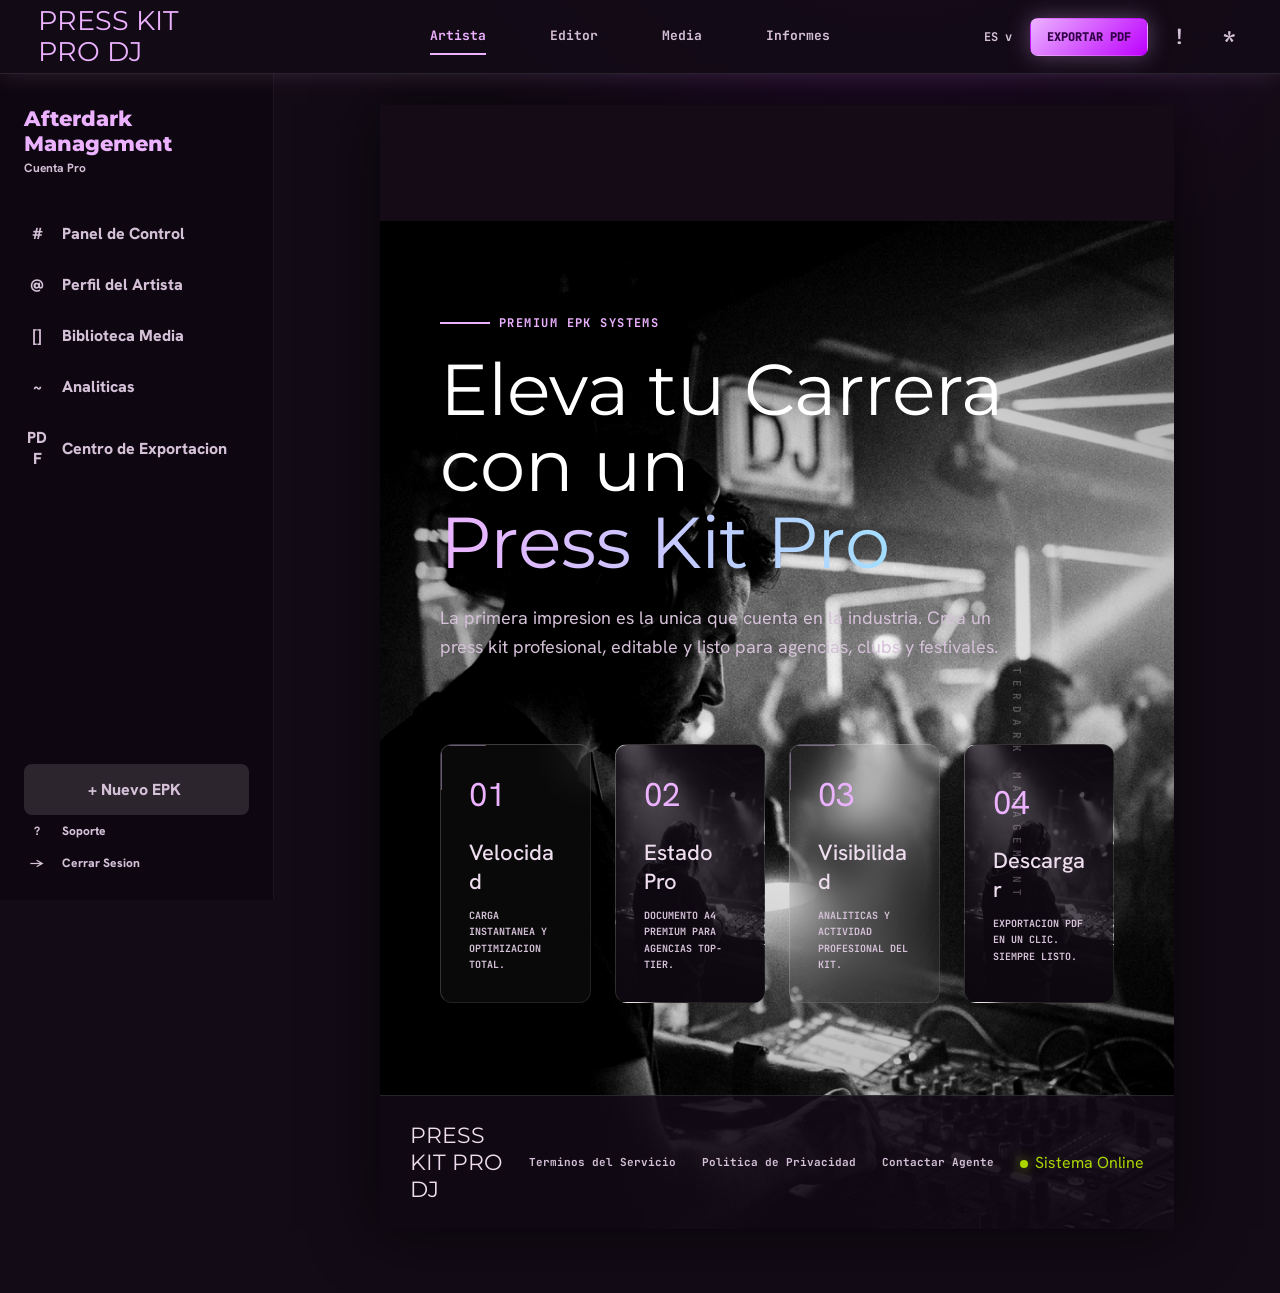
<file: index.html>
<!DOCTYPE html>
<html lang="es">
<head>
  <meta charset="UTF-8" />
  <meta name="viewport" content="width=device-width, initial-scale=1.0" />
  <meta name="description" content="Plantilla profesional para crear Press Kits de DJs con editor, vista previa A4 y guardado local." />
  <title>PRESS KIT PRO DJ | Builder</title>
  <link rel="preconnect" href="https://fonts.googleapis.com" />
  <link rel="preconnect" href="https://fonts.gstatic.com" crossorigin />
  <link href="https://fonts.googleapis.com/css2?family=Hanken+Grotesk:wght@400;500;600;700;800&family=JetBrains+Mono:wght@500;600;700&family=Montserrat:wght@400;600;700;800&display=swap" rel="stylesheet" />
  <link rel="stylesheet" href="css/style.css" />
</head>
<body>
  <header class="topbar no-print">
    <button class="brand-btn" type="button" data-nav="home">PRESS KIT<br />PRO DJ</button>
    <nav class="topnav" aria-label="Principal">
      <button class="active" type="button" data-nav="home" data-i18n="nav.artist">Artista</button>
      <button type="button" data-nav="editor" data-i18n="nav.editor">Editor</button>
      <button type="button" data-nav="media" data-i18n="nav.media">Media</button>
      <button type="button" data-nav="report" data-i18n="nav.reports">Informes</button>
    </nav>
    <div class="top-actions">
      <div class="locale-picker">
        <button class="locale-btn" type="button" data-action="toggle-locale" aria-haspopup="true" aria-expanded="false">ES v</button>
        <div class="locale-menu" aria-label="Idiomas">
          <button type="button" data-lang="es">Espanol</button>
          <button type="button" data-lang="en">English</button>
          <button type="button" data-lang="fr">Francais</button>
          <button type="button" data-lang="de">Deutsch</button>
          <button type="button" data-lang="it">Italiano</button>
        </div>
      </div>
      <button class="primary-btn small" type="button" data-action="print" data-i18n="actions.export">Exportar PDF</button>
      <button class="icon-btn" type="button" data-action="notify" aria-label="Notificaciones">!</button>
      <button class="icon-btn" type="button" data-action="settings" aria-label="Ajustes">*</button>
      <button class="menu-btn" type="button" data-action="menu" aria-label="Abrir menu"><span></span></button>
    </div>
  </header>

  <nav class="mobile-menu no-print" aria-label="Movil">
    <button type="button" data-nav="home" data-i18n="nav.artist">Artista</button>
    <button type="button" data-nav="editor" data-i18n="nav.editor">Editor</button>
    <button type="button" data-nav="dashboard" data-i18n="rail.dashboard">Panel</button>
    <button type="button" data-nav="preview" data-i18n="nav.preview">Vista previa</button>
    <button type="button" data-nav="report" data-i18n="nav.reports">Informe</button>
    <div class="mobile-languages">
      <button type="button" data-lang="es">ES</button>
      <button type="button" data-lang="en">EN</button>
      <button type="button" data-lang="fr">FR</button>
      <button type="button" data-lang="de">DE</button>
      <button type="button" data-lang="it">IT</button>
    </div>
  </nav>

  <aside class="side-rail no-print">
    <h2>Afterdark<br />Management <span>Cuenta Pro</span></h2>
    <button class="active" type="button" data-nav="dashboard"><span>#</span><b data-i18n="rail.dashboard">Panel de Control</b></button>
    <button type="button" data-nav="editor"><span>@</span><b data-i18n="rail.profile">Perfil del Artista</b></button>
    <button type="button" data-nav="media"><span>[]</span><b data-i18n="rail.media">Biblioteca Media</b></button>
    <button type="button" data-nav="report"><span>~</span><b data-i18n="rail.analytics">Analiticas</b></button>
    <button type="button" data-nav="preview"><span>PDF</span><b data-i18n="rail.export">Centro de Exportacion</b></button>
    <button class="rail-new" type="button" data-action="new-epk" data-i18n="actions.new">+ Nuevo EPK</button>
    <button class="rail-link" type="button" data-action="help"><span>?</span><b data-i18n="actions.help">Soporte</b></button>
    <button class="rail-link" type="button" data-action="signout"><span>-></span><b data-i18n="actions.signout">Cerrar Sesion</b></button>
  </aside>

  <main class="app-shell">
    <section class="view active" data-view="home">
      <article class="cover-page a4-page">
        <div class="hero-image" data-preview-bg></div>
        <div class="hero-overlay"></div>
        <div class="cover-content">
          <p class="kicker"><span></span> <b data-i18n="home.kicker">Premium EPK Systems</b></p>
          <h1 data-i18n-html="home.title">Eleva tu Carrera con un <strong>Press Kit Pro</strong></h1>
          <p class="lead" data-i18n="home.lead">La primera impresion es la unica que cuenta en la industria. Crea un press kit profesional, editable y listo para agencias, clubs y festivales.</p>
          <div class="feature-grid">
            <button class="glass-card feature-card" type="button" data-nav="editor"><span>01</span><strong data-i18n="feature.speed">Velocidad</strong><small data-i18n="feature.speedText">Carga instantanea y optimizacion total.</small></button>
            <button class="glass-card feature-card" type="button" data-nav="preview"><span>02</span><strong data-i18n="feature.pro">Estado Pro</strong><small data-i18n="feature.proText">Documento A4 premium para agencias top-tier.</small></button>
            <button class="glass-card feature-card" type="button" data-nav="report"><span>03</span><strong data-i18n="feature.visibility">Visibilidad</strong><small data-i18n="feature.visibilityText">Analiticas y actividad profesional del kit.</small></button>
            <button class="glass-card feature-card" type="button" data-action="print"><span>04</span><strong data-i18n="feature.download">Descargar</strong><small data-i18n="feature.downloadText">Exportacion PDF en un clic. Siempre listo.</small></button>
          </div>
        </div>
        <div class="vertical-mark">AFTERDARK MANAGEMENT</div>
        <footer class="cover-footer">
          <strong>PRESS KIT PRO DJ</strong>
          <a href="pages/terms.html" data-i18n="footer.terms">Terminos del Servicio</a>
          <a href="pages/privacy.html" data-i18n="footer.privacy">Politica de Privacidad</a>
          <button type="button" data-nav="editor" data-i18n="footer.contact">Contactar Agente</button>
          <span class="status-dot" data-i18n="footer.online">Sistema Online</span>
        </footer>
      </article>
    </section>

    <section class="view" data-view="dashboard">
      <article class="a4-page dashboard-page">
        <header class="page-head">
          <div>
            <p class="kicker cyan" data-i18n="dashboard.kicker">Sistema de Gestion</p>
            <h2 data-i18n="dashboard.title">PRESS KIT PRO DJ - PANEL DE GESTION</h2>
          </div>
          <p class="page-ref"><span data-i18n="doc.page">Pagina</span><br />03/04<br /><span data-i18n="dashboard.activity">Actividad Global</span></p>
        </header>
        <div class="dashboard-grid">
          <section class="glass-card panel-card">
            <div class="card-title"><h3 data-i18n="dashboard.activeEpks">EPKs Activos</h3><button type="button" data-action="view-all" data-i18n="actions.viewAll">Ver Todo</button></div>
            <div id="epkRows" class="row-stack"></div>
          </section>
          <section class="focus-photo">
            <div><p data-i18n="dashboard.focus">En Foco</p><h3 data-i18n="dashboard.peak">Rendimiento Maximo</h3></div>
          </section>
          <section class="glass-card chart-card">
            <div class="card-title"><h3 data-i18n="dashboard.stream">Intensidad de Reproduccion</h3><span><i></i>Spotify <b></b>Apple</span></div>
            <div class="bar-chart" id="barChart"></div>
          </section>
          <section class="glass-card activity-card">
            <h3 data-i18n="dashboard.feed">Feed de Actividad Global</h3>
            <div id="activityFeed" class="activity-feed"></div>
            <button class="radar-btn" type="button" data-action="scan">SCAN</button>
          </section>
        </div>
        <footer class="doc-meta"><span>2026 PRESS KIT PRO DJ SYSTEMS</span><span class="status-dot" data-i18n="dashboard.nominal">Sistemas Nominales</span><span data-i18n="dashboard.encryption">Encriptacion: AES-256</span><span data-i18n="dashboard.latency">Latencia: 12ms</span></footer>
      </article>
    </section>

    <section class="view" data-view="editor">
      <form class="a4-page editor-page" id="artistForm" novalidate>
        <header class="page-head">
          <div>
            <p class="kicker lime" data-i18n="editor.kicker">Constructor EPK // Pagina 02</p>
            <h2 data-i18n="editor.title">PERFIL DEL ARTISTA Y RIDER TECNICO</h2>
            <p data-i18n="editor.subtitle">Define identidad, conectividad digital y materiales operativos. Todo se guarda automaticamente.</p>
          </div>
          <p class="page-ref"><span data-i18n="doc.ref">ID de Referencia</span><br /><span data-bind="refId"></span><br />PRESS KIT PRO DJ</p>
        </header>

        <section class="hero-uploader" data-preview-bg>
          <label class="upload-control no-print" data-i18n="actions.changePhoto">Cambiar foto<input type="file" id="photoInput" accept="image/*" /></label>
          <span class="status-chip" data-i18n="editor.productionReady">Listo para produccion</span>
        </section>

        <div class="editor-grid">
          <section class="glass-card form-card">
            <h3 data-i18n="editor.identity">Identidad</h3>
            <label><span data-i18n="field.artistName">Nombre artistico</span><input name="artistName" required minlength="2" /></label>
            <div class="two-col">
              <label><span data-i18n="field.genre">Genero musical</span><input name="genre" required /></label>
              <label><span data-i18n="field.location">Ubicacion</span><input name="location" required /></label>
            </div>
            <label><span data-i18n="field.bio">Biografia</span><textarea name="bio" rows="6" required minlength="40"></textarea></label>
            <div class="error-box" data-errors></div>
          </section>

          <section class="glass-card form-card rider-card">
            <h3 data-i18n="editor.rider">Rider Tecnico</h3>
            <div id="riderList" class="item-list"></div>
            <button class="secondary-btn" type="button" data-add="rider" data-i18n="actions.addRider">+ Anadir rider</button>
          </section>

          <section class="glass-card form-card">
            <h3 data-i18n="editor.socials">Redes Sociales</h3>
            <div class="two-col">
              <label>Instagram<input name="instagram" type="url" placeholder="https://instagram.com/..." data-i18n-placeholder="placeholder.instagram" /></label>
              <label>Spotify<input name="spotify" type="url" placeholder="https://open.spotify.com/..." data-i18n-placeholder="placeholder.spotify" /></label>
              <label>SoundCloud<input name="soundcloud" type="url" placeholder="https://soundcloud.com/..." data-i18n-placeholder="placeholder.soundcloud" /></label>
              <label>YouTube<input name="youtube" type="url" placeholder="https://youtube.com/..." data-i18n-placeholder="placeholder.youtube" /></label>
            </div>
          </section>

          <section class="glass-card progress-card">
            <h3 data-i18n="editor.progress">Progreso de Completado</h3>
            <div class="progress"><span id="progressBar"></span></div>
            <p><span id="progressText">0%</span> total</p>
            <div class="button-row">
              <button class="secondary-btn" type="button" data-nav="home" data-i18n="actions.back">Volver</button>
              <button class="primary-btn" type="button" data-action="save" data-i18n="actions.save">Guardar cambios</button>
            </div>
            <button class="secondary-btn wide" type="button" data-action="edit-all" data-i18n="actions.editSections">Editar secciones</button>
          </section>
        </div>
      </form>
    </section>

    <section class="view" data-view="media">
      <article class="a4-page media-page">
        <header class="page-head">
          <div><p class="kicker cyan" data-i18n="media.kicker">Biblioteca Media</p><h2 data-i18n="media.title">GALERIA, VIDEOS, DISCOGRAFIA Y EVENTOS</h2></div>
          <button class="primary-btn no-print" type="button" data-action="save" data-i18n="actions.save">Guardar cambios</button>
        </header>
        <div class="media-grid">
          <section class="glass-card collection-card"><h3 data-i18n="media.gallery">Galeria de Fotos</h3><div id="galleryList" class="item-list tiles"></div><button class="secondary-btn" type="button" data-add="gallery" data-i18n="actions.addPhoto">+ Anadir foto</button></section>
          <section class="glass-card collection-card"><h3 data-i18n="media.videos">Videos</h3><div id="videoList" class="item-list"></div><button class="secondary-btn" type="button" data-add="videos" data-i18n="actions.addVideo">+ Anadir video</button></section>
          <section class="glass-card collection-card"><h3 data-i18n="media.discography">Discografia</h3><div id="discographyList" class="item-list"></div><button class="secondary-btn" type="button" data-add="discography" data-i18n="actions.addRelease">+ Anadir lanzamiento</button></section>
          <section class="glass-card collection-card"><h3 data-i18n="media.events">Proximos Eventos</h3><div id="eventsList" class="item-list"></div><button class="secondary-btn" type="button" data-add="events" data-i18n="actions.addEvent">+ Anadir evento</button></section>
          <section class="glass-card collection-card wide"><h3 data-i18n="media.contact">Contacto Profesional</h3><label><span data-i18n="field.bookingEmail">Email de booking</span><input name="bookingEmail" type="email" form="artistForm" data-i18n-placeholder="placeholder.bookingEmail" /></label><label><span data-i18n="field.phone">Telefono / WhatsApp</span><input name="phone" form="artistForm" data-i18n-placeholder="placeholder.phone" /></label></section>
          <section class="glass-card collection-card wide"><h3 data-i18n="media.custom">Secciones Personalizadas</h3><div id="customSectionsList" class="item-list"></div><button class="secondary-btn" type="button" data-add="customSections" data-i18n="actions.addSection">+ Anadir nueva seccion</button></section>
        </div>
      </article>
    </section>

    <section class="view" data-view="preview">
      <article class="a4-page preview-page" id="printArea">
        <header class="preview-header">
          <div><p>PRESS KIT PRO DJ</p><h2 data-bind="artistName"></h2><span data-bind="genre"></span></div>
          <button class="primary-btn no-print" type="button" data-action="print" data-i18n="actions.export">Exportar PDF</button>
        </header>
        <section class="preview-hero" data-preview-bg><span class="status-chip" data-i18n="preview.available">Disponible para booking</span></section>
        <section class="preview-bio glass-card">
          <h3 data-i18n="preview.bio">Biografia Oficial</h3>
          <p data-bind="bio"></p>
        </section>
        <div class="preview-grid">
          <section class="glass-card"><h3 data-i18n="editor.identity">Identidad</h3><p><strong data-i18n="field.locationColon">Ubicacion:</strong> <span data-bind="location"></span></p><p><strong data-i18n="field.genreColon">Genero:</strong> <span data-bind="genre"></span></p></section>
          <section class="glass-card"><h3 data-i18n="editor.socials">Redes</h3><div id="socialPreview" class="link-stack"></div></section>
          <section class="glass-card"><h3 data-i18n="media.discography">Discografia</h3><div id="discographyPreview" class="compact-list"></div></section>
          <section class="glass-card"><h3 data-i18n="media.events">Eventos</h3><div id="eventsPreview" class="compact-list"></div></section>
          <section class="glass-card wide"><h3 data-i18n="media.contact">Contacto Profesional</h3><p data-bind="bookingEmail"></p><p data-bind="phone"></p></section>
        </div>
      </article>
    </section>

    <section class="view" data-view="report">
      <article class="a4-page report-page">
        <header class="report-head"><div><h2>PRESS KIT PRO DJ</h2><p><span data-i18n="report.badge">Reporte de Analisis Pro</span> <b data-i18n="report.period">Q3 2026 Datos de Rendimiento</b></p></div><strong>AFTERDARK MGMT<br /><small data-i18n="report.clientRef">Ref Cliente: AD-9921-X</small></strong></header>
        <section class="metric-grid">
          <article class="glass-card metric"><span data-i18n="metric.reach">Alcance total</span><strong>14.2M</strong><em>+12.4% MoM</em></article>
          <article class="glass-card metric"><span data-i18n="metric.engagement">Interaccion media</span><strong class="cyan-text">8.6%</strong><em>+2.1%</em></article>
          <article class="glass-card metric"><span data-i18n="metric.streaming">Volumen streaming</span><strong>3.8M</strong><em class="down">-0.4%</em></article>
          <article class="glass-card metric"><span data-i18n="metric.press">Clips de prensa</span><strong class="lime-text">42</strong><em data-i18n="metric.impact">Alto impacto</em></article>
        </section>
        <section class="growth-section"><h3 data-i18n="report.growth">Crecimiento de Audiencia</h3><div class="growth-card glass-card"><svg viewBox="0 0 800 330" aria-label="Grafico de crecimiento"><path d="M50 260 L170 215 L290 180 L410 130 L530 105 L650 55 L760 35" /><path class="cyan-line" d="M50 292 L170 255 L290 230 L410 175 L530 150 L650 92 L760 60" /></svg><span>Spotify</span><b>Instagram</b></div></section>
        <section class="geo-grid"><div><h3 data-i18n="report.map">Mapa de Calor Global</h3><div class="map-card glass-card"><div class="map-points"></div><span data-i18n="report.liveData">Global Reach: Live Data</span><p><b>Berlin, DE</b><b>Seul, KR</b></p></div></div><aside><h3 data-i18n="report.regions">Regiones Principales</h3><div id="regionList" class="regions"></div><div class="glass-card insight"><strong data-i18n="report.insightTitle">Insight de Audiencia</strong><p data-i18n="report.insight">Demografia principal inclinada hacia jovenes de 22-35 anos con 65% de consumo movil durante la noche.</p></div></aside></section>
        <footer class="report-footer"><p><strong>PRESS KIT PRO DJ SYSTEMS</strong><br /><span data-i18n="report.confidential">Datos confidenciales destinados a destinatarios autorizados.</span></p><button type="button" data-action="print" data-i18n="actions.export">Exportar PDF</button></footer>
      </article>
    </section>
  </main>

  <dialog class="modal no-print" id="itemDialog">
    <form method="dialog" id="itemForm">
      <h3 id="dialogTitle" data-i18n="dialog.edit">Editar elemento</h3>
      <label><span data-i18n="dialog.title">Titulo</span><input name="title" required /></label>
      <label><span data-i18n="dialog.detail">Detalle</span><textarea name="detail" rows="4"></textarea></label>
      <menu><button class="secondary-btn" type="button" data-action="close-dialog" data-i18n="actions.cancel">Cancelar</button><button class="primary-btn" value="save" data-i18n="actions.saveShort">Guardar</button></menu>
    </form>
  </dialog>

  <div class="toast no-print" role="status" aria-live="polite"></div>
  <script src="js/script.js" defer></script>
</body>
</html>
</file>
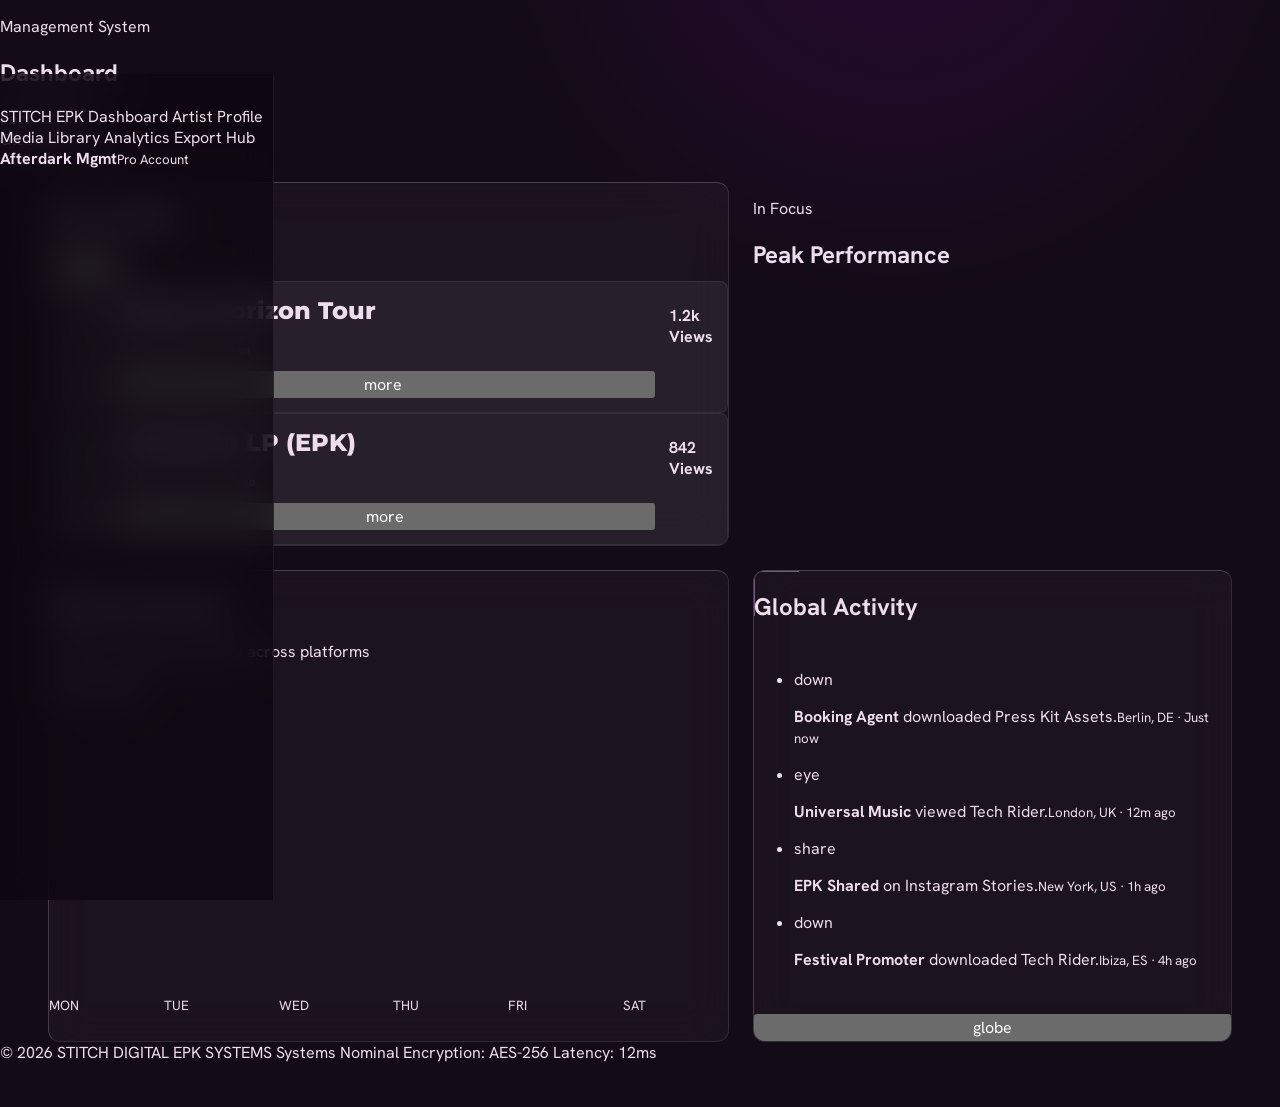
<file: pages/dashboard.html>
<!DOCTYPE html>
<html lang="en">
<head>
  <meta charset="UTF-8" />
  <meta name="viewport" content="width=device-width, initial-scale=1.0" />
  <title>STITCH EPK | Dashboard</title>
  <link rel="preconnect" href="https://fonts.googleapis.com" />
  <link rel="preconnect" href="https://fonts.gstatic.com" crossorigin />
  <link href="https://fonts.googleapis.com/css2?family=Hanken+Grotesk:wght@400;500;600;700;800&family=JetBrains+Mono:wght@500;600;700&family=Montserrat:wght@600;700;800&display=swap" rel="stylesheet" />
  <link rel="stylesheet" href="../css/style.css" />
</head>
<body data-page="dashboard">
  <aside class="side-rail dashboard-rail">
    <a class="rail-brand" href="../index.html">STITCH EPK</a>
    <a class="active" href="dashboard.html"><span class="nav-icon"></span>Dashboard</a>
    <a href="profile.html"><span class="nav-icon"></span>Artist Profile</a>
    <a href="#media"><span class="nav-icon"></span>Media Library</a>
    <a href="report.html"><span class="nav-icon"></span>Analytics</a>
    <a href="../assets/downloads/stitch-performance-summary.txt" download><span class="nav-icon"></span>Export Hub</a>
    <div class="rail-account"><span></span><strong>Afterdark Mgmt</strong><small>Pro Account</small></div>
  </aside>

  <main class="document-shell with-rail dashboard-page">
    <article class="a4-doc dashboard-doc reveal">
      <header class="dashboard-header">
        <div>
          <p class="section-kicker">Management System</p>
          <h1>Dashboard</h1>
        </div>
        <p class="mono">Page 03/04<br />Global Activity</p>
      </header>

      <div class="dashboard-grid">
        <section class="glass-card active-epks">
          <div class="card-heading"><h2><span class="title-icon"></span>Active EPKs</h2><button type="button" data-toast="All active EPKs loaded">View All</button></div>
          <article class="epk-row">
            <span class="row-icon purple">note</span>
            <div><h3>Techno Horizon Tour</h3><p>Last updated: 2h ago</p></div>
            <strong>1.2k<br />Views</strong><em><span></span>Live</em><button type="button" data-toast="Tour menu opened">more</button>
          </article>
          <article class="epk-row">
            <span class="row-icon cyan">disc</span>
            <div><h3>Acid Rain LP (EPK)</h3><p>Last updated: 1d ago</p></div>
            <strong>842<br />Views</strong><em>Draft</em><button type="button" data-toast="LP menu opened">more</button>
          </article>
        </section>

        <section id="media" class="performance-photo">
          <div><p>In Focus</p><h2>Peak Performance</h2></div>
        </section>

        <section class="glass-card stream-card">
          <div class="chart-title">
            <div><h2>Stream Intensity</h2><p>Real-time listening velocity across platforms</p></div>
            <div class="legend"><span class="purple-dot"></span>Spotify <span class="cyan-dot"></span>Apple</div>
          </div>
          <div class="bar-chart" data-bars>
            <div><span style="height:48%"></span><b style="height:24%"></b><small>MON</small></div>
            <div><span style="height:30%"></span><b style="height:60%"></b><small>TUE</small></div>
            <div><span style="height:78%"></span><b style="height:25%"></b><small>WED</small></div>
            <div><span style="height:36%"></span><b style="height:68%"></b><small>THU</small></div>
            <div><span style="height:64%"></span><b style="height:54%"></b><small>FRI</small></div>
            <div><span style="height:82%"></span><b style="height:60%"></b><small>SAT</small></div>
          </div>
        </section>

        <section class="glass-card activity-feed">
          <h2>Global Activity</h2>
          <ul>
            <li><span>down</span><p><strong>Booking Agent</strong> downloaded Press Kit Assets.<small>Berlin, DE · Just now</small></p></li>
            <li><span>eye</span><p><strong>Universal Music</strong> viewed Tech Rider.<small>London, UK · 12m ago</small></p></li>
            <li><span>share</span><p><strong>EPK Shared</strong> on Instagram Stories.<small>New York, US · 1h ago</small></p></li>
            <li><span>down</span><p><strong>Festival Promoter</strong> downloaded Tech Rider.<small>Ibiza, ES · 4h ago</small></p></li>
          </ul>
          <button class="radar" type="button" data-toast="Global node scan refreshed">globe</button>
        </section>
      </div>

      <footer class="doc-footer">
        <span>&copy; 2026 STITCH DIGITAL EPK SYSTEMS</span>
        <span class="system-status"><i></i>Systems Nominal</span>
        <span>Encryption: AES-256</span>
        <span>Latency: 12ms</span>
      </footer>
    </article>
  </main>
  <div class="toast" role="status" aria-live="polite"></div>
  <script src="../js/script.js" defer></script>
</body>
</html>
</file>
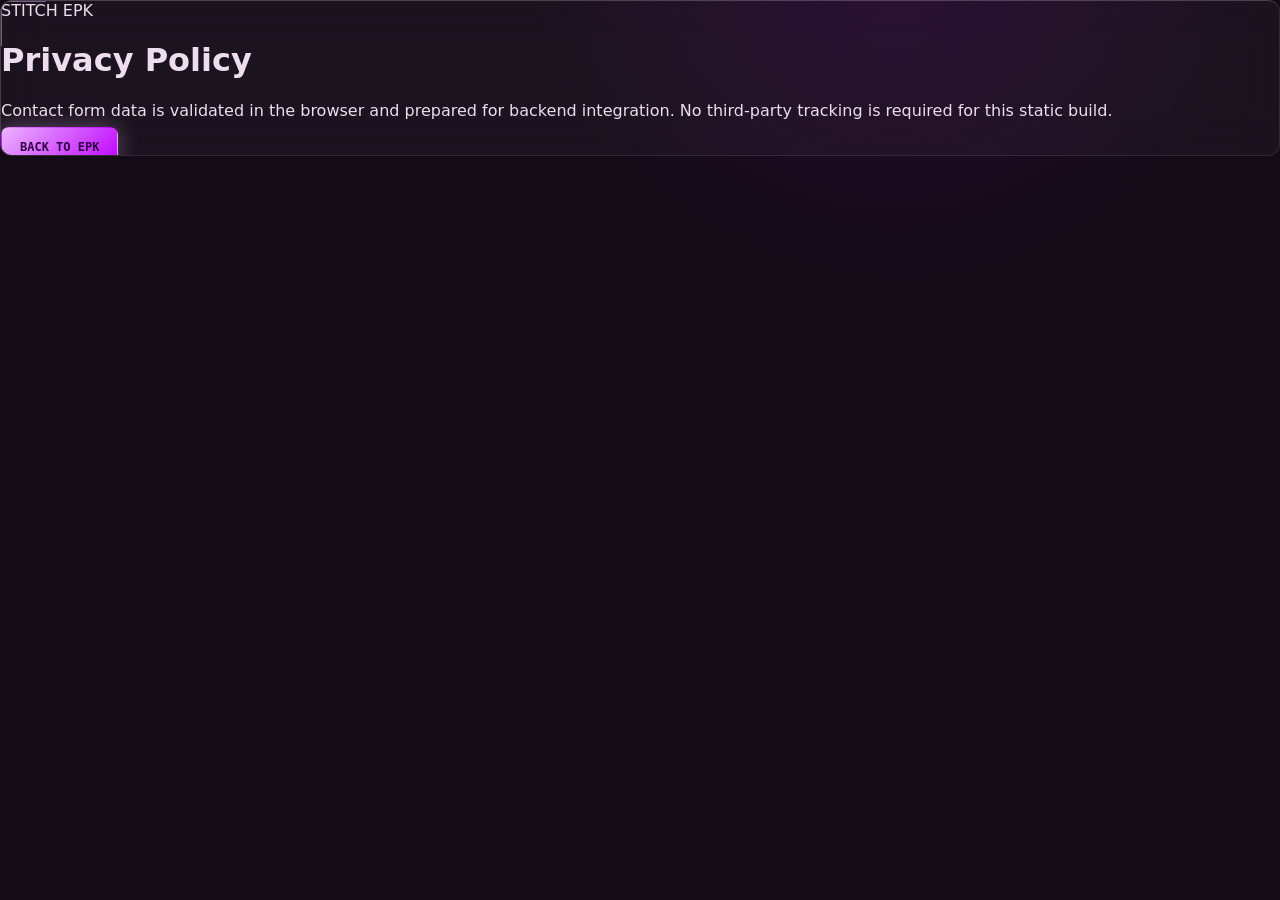
<file: pages/privacy.html>
<!DOCTYPE html>
<html lang="en">
<head>
  <meta charset="UTF-8" />
  <meta name="viewport" content="width=device-width, initial-scale=1.0" />
  <title>STITCH EPK | Privacy</title>
  <link rel="stylesheet" href="../css/style.css" />
</head>
<body>
  <main class="legal-page glass-card">
    <a href="../index.html" class="brand">STITCH EPK</a>
    <h1>Privacy Policy</h1>
    <p>Contact form data is validated in the browser and prepared for backend integration. No third-party tracking is required for this static build.</p>
    <a class="primary-btn" href="../index.html">Back to EPK</a>
  </main>
</body>
</html>
</file>
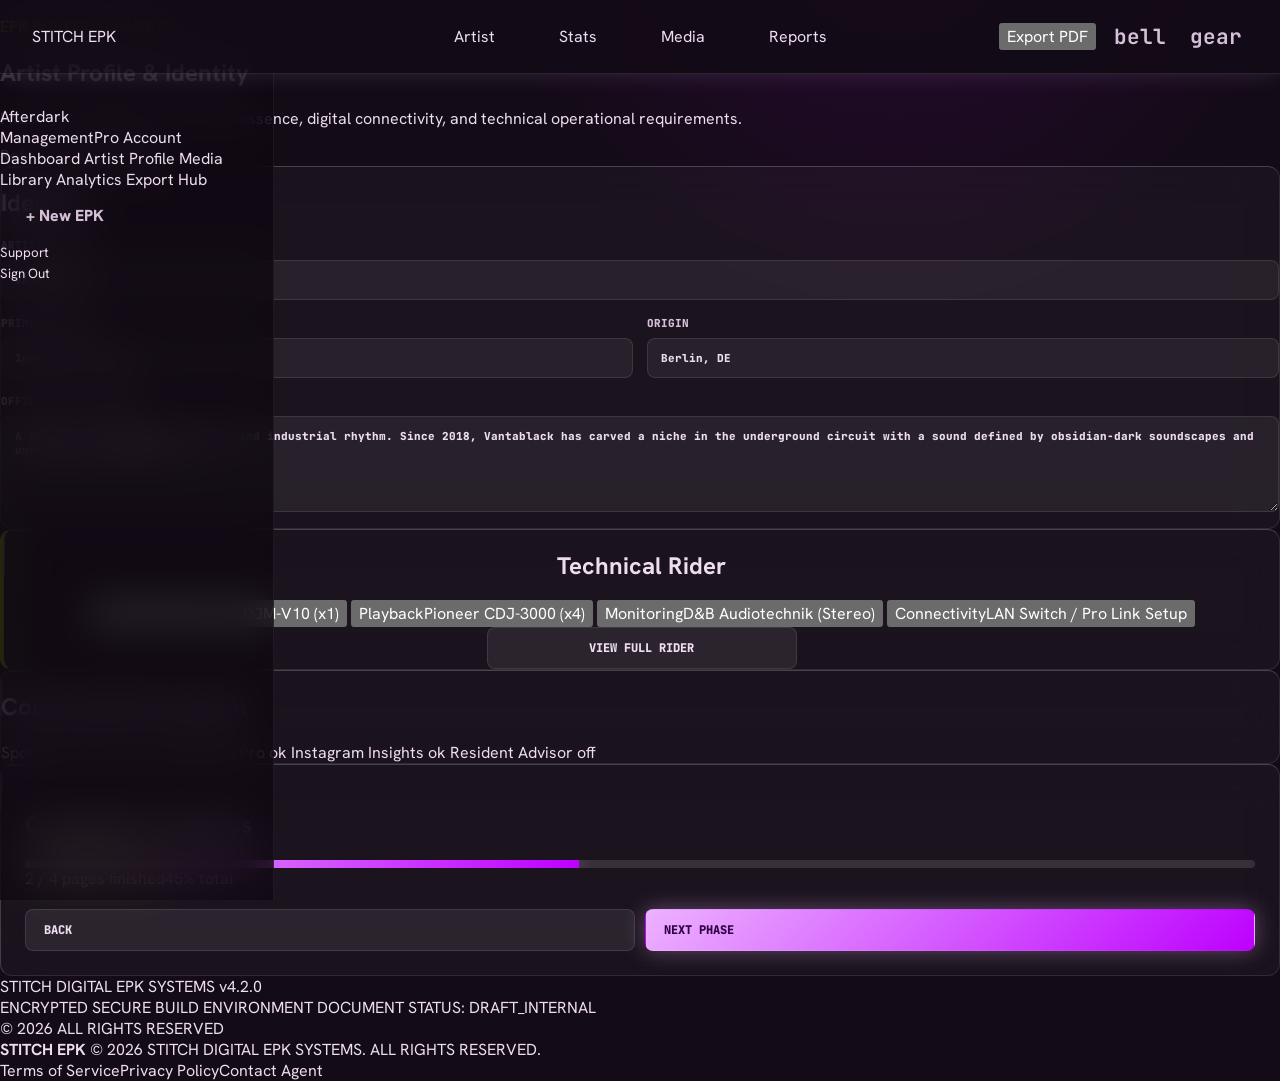
<file: pages/profile.html>
<!DOCTYPE html>
<html lang="en">
<head>
  <meta charset="UTF-8" />
  <meta name="viewport" content="width=device-width, initial-scale=1.0" />
  <title>STITCH EPK | Artist Profile</title>
  <link rel="preconnect" href="https://fonts.googleapis.com" />
  <link rel="preconnect" href="https://fonts.gstatic.com" crossorigin />
  <link href="https://fonts.googleapis.com/css2?family=Hanken+Grotesk:wght@400;500;600;700;800&family=JetBrains+Mono:wght@500;600;700&family=Montserrat:wght@600;700;800&display=swap" rel="stylesheet" />
  <link rel="stylesheet" href="../css/style.css" />
</head>
<body data-page="profile">
  <header class="topbar">
    <a class="brand" href="../index.html">STITCH EPK</a>
    <nav class="topnav" aria-label="Principal">
      <a href="../index.html">Artist</a>
      <a class="active" href="profile.html">Stats</a>
      <a href="dashboard.html">Media</a>
      <a href="report.html">Reports</a>
    </nav>
    <div class="top-actions">
      <button class="export-btn" type="button" data-export>Export PDF</button>
      <button class="icon-btn" type="button" aria-label="Notifications" data-toast="Notifications checked">bell</button>
      <button class="icon-btn" type="button" aria-label="Settings" data-toast="Settings opened">gear</button>
      <button class="menu-btn" type="button" aria-label="Open menu" aria-expanded="false" aria-controls="mobileMenu"><span></span></button>
    </div>
  </header>
  <nav id="mobileMenu" class="mobile-menu" aria-hidden="true">
    <a href="../index.html">Artist</a>
    <a href="profile.html">Stats</a>
    <a href="dashboard.html">Media</a>
    <a href="report.html">Reports</a>
  </nav>

  <aside class="side-rail">
    <div class="rail-title">Afterdark<br />Management<span>Pro Account</span></div>
    <a href="dashboard.html"><span class="nav-icon"></span>Dashboard</a>
    <a class="active" href="profile.html"><span class="nav-icon"></span>Artist Profile</a>
    <a href="dashboard.html#media"><span class="nav-icon"></span>Media Library</a>
    <a href="report.html"><span class="nav-icon"></span>Analytics</a>
    <a href="../assets/downloads/stitch-rider.txt" download><span class="nav-icon"></span>Export Hub</a>
    <button type="button" data-toast="New EPK draft created">+ New EPK</button>
    <small>Support<br />Sign Out</small>
  </aside>

  <main class="document-shell with-rail">
    <article class="a4-doc profile-doc reveal">
      <header class="doc-header">
        <div>
          <p class="lime mono">EPK BUILDER // PAGE 02</p>
          <h1>Artist Profile &amp; Identity</h1>
          <p>Phase 2: Defining the core brand essence, digital connectivity, and technical operational requirements.</p>
        </div>
        <div class="doc-ref">Reference ID<strong>ST-992-B</strong></div>
      </header>

      <section class="dj-console">
        <div class="status-chip"><span></span>Production Ready</div>
      </section>

      <div class="profile-grid">
        <section class="glass-card identity-card">
          <h2><span class="title-icon"></span>Identity</h2>
          <label>Artistic Name <input value="VANTABLACK" data-autosave /></label>
          <div class="two-col">
            <label>Primary Genre <input value="Industrial Techno" data-autosave /></label>
            <label>Origin <input value="Berlin, DE" data-autosave /></label>
          </div>
          <label>Official Bio (Short)<textarea data-autosave rows="5">A master of atmospheric tension and industrial rhythm. Since 2018, Vantablack has carved a niche in the underground circuit with a sound defined by obsidian-dark soundscapes and unrelenting 140 BPM drive.</textarea></label>
        </section>

        <section class="glass-card rider-card">
          <h2><span class="title-icon"></span>Technical Rider</h2>
          <div class="rider-list">
            <button type="button" data-toast="Mixing desk item selected"><span>Mixing Desk</span>Pioneer DJM-V10 (x1)</button>
            <button type="button" data-toast="Playback item selected"><span>Playback</span>Pioneer CDJ-3000 (x4)</button>
            <button type="button" data-toast="Monitoring item selected"><span>Monitoring</span>D&amp;B Audiotechnik (Stereo)</button>
            <button type="button" data-toast="Connectivity item selected"><span>Connectivity</span>LAN Switch / Pro Link Setup</button>
          </div>
          <a class="secondary-btn full" href="../assets/downloads/stitch-rider.txt" download>View Full Rider</a>
        </section>

        <section class="glass-card ecosystem-card">
          <h2><span class="title-icon"></span>Connected Ecosystem</h2>
          <div class="integration-grid">
            <a href="https://open.spotify.com/" target="_blank" rel="noopener">Spotify Artist API <span>ok</span></a>
            <a href="https://soundcloud.com/" target="_blank" rel="noopener">SoundCloud Pro <span>ok</span></a>
            <a href="https://www.instagram.com/" target="_blank" rel="noopener">Instagram Insights <span>ok</span></a>
            <a class="muted" href="https://ra.co/" target="_blank" rel="noopener">Resident Advisor <span>off</span></a>
          </div>
        </section>

        <section class="glass-card progress-card">
          <h2>Completion Progress</h2>
          <div class="progress"><span style="width:45%"></span></div>
          <div class="progress-meta"><span>2 / 4 pages finished</span><span>45% total</span></div>
          <div class="button-row">
            <a class="secondary-btn" href="../index.html">Back</a>
            <a class="primary-btn" href="dashboard.html">Next Phase</a>
          </div>
        </section>
      </div>

      <footer class="doc-footer">
        <span>STITCH DIGITAL EPK SYSTEMS v4.2.0<br />ENCRYPTED SECURE BUILD ENVIRONMENT</span>
        <span>DOCUMENT STATUS: DRAFT_INTERNAL<br />&copy; 2026 ALL RIGHTS RESERVED</span>
      </footer>
    </article>
  </main>

  <footer class="site-footer compact">
    <strong>STITCH EPK</strong>
    <span>&copy; 2026 STITCH DIGITAL EPK SYSTEMS. ALL RIGHTS RESERVED.</span>
    <nav><a href="terms.html">Terms of Service</a><a href="privacy.html">Privacy Policy</a><a href="../index.html#contact">Contact Agent</a></nav>
  </footer>
  <div class="toast" role="status" aria-live="polite"></div>
  <script src="../js/script.js" defer></script>
</body>
</html>
</file>
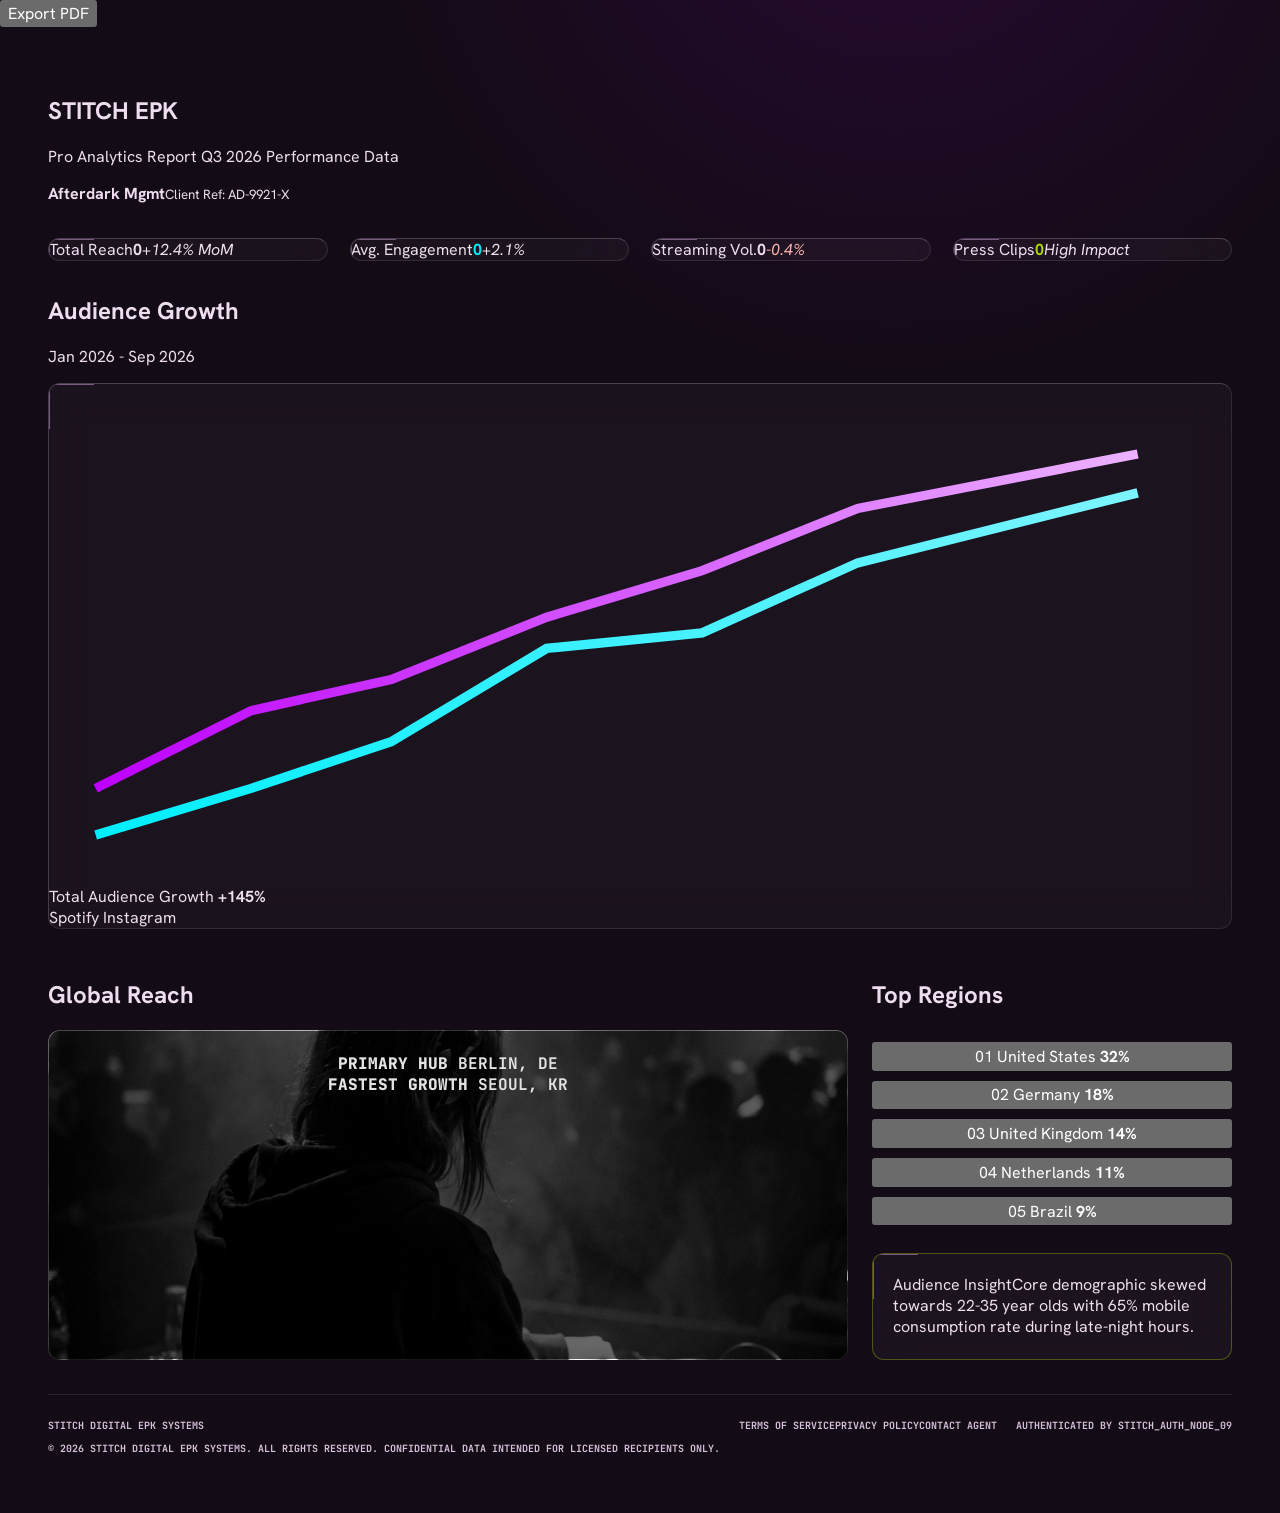
<file: pages/report.html>
<!DOCTYPE html>
<html lang="en">
<head>
  <meta charset="UTF-8" />
  <meta name="viewport" content="width=device-width, initial-scale=1.0" />
  <title>STITCH EPK | Reports</title>
  <link rel="preconnect" href="https://fonts.googleapis.com" />
  <link rel="preconnect" href="https://fonts.gstatic.com" crossorigin />
  <link href="https://fonts.googleapis.com/css2?family=Hanken+Grotesk:wght@400;500;600;700;800&family=JetBrains+Mono:wght@500;600;700&family=Montserrat:wght@600;700;800&display=swap" rel="stylesheet" />
  <link rel="stylesheet" href="../css/style.css" />
</head>
<body data-page="report">
  <button class="floating-export export-btn" type="button" data-export>Export PDF</button>
  <main class="document-shell report-page">
    <article class="a4-doc report-doc reveal">
      <header class="report-header">
        <div>
          <h1>STITCH EPK</h1>
          <p><span>Pro Analytics Report</span> Q3 2026 Performance Data</p>
        </div>
        <div><strong>Afterdark Mgmt</strong><small>Client Ref: AD-9921-X</small></div>
      </header>

      <section class="metric-grid">
        <article class="glass-card metric-card"><span>Total Reach</span><strong><b class="counter" data-target="14.2" data-suffix="M">0</b></strong><em>+12.4% MoM</em></article>
        <article class="glass-card metric-card"><span>Avg. Engagement</span><strong><b class="counter cyan-text" data-target="8.6" data-suffix="%">0</b></strong><em>+2.1%</em></article>
        <article class="glass-card metric-card"><span>Streaming Vol.</span><strong><b class="counter" data-target="3.8" data-suffix="M">0</b></strong><em class="down">-0.4%</em></article>
        <article class="glass-card metric-card"><span>Press Clips</span><strong><b class="counter lime-text" data-target="42" data-suffix="">0</b></strong><em>High Impact</em></article>
      </section>

      <section class="report-section">
        <div class="section-line"><h2><span class="title-icon"></span>Audience Growth</h2><p>Jan 2026 - Sep 2026</p></div>
        <div class="growth-visual glass-card">
          <svg viewBox="0 0 760 320" role="img" aria-label="Audience growth chart">
            <defs>
              <linearGradient id="purpleLine" x1="0" x2="1"><stop stop-color="#bd00ff"/><stop offset="1" stop-color="#ecb2ff"/></linearGradient>
              <linearGradient id="cyanLine" x1="0" x2="1"><stop stop-color="#00eefc"/><stop offset="1" stop-color="#7df4ff"/></linearGradient>
            </defs>
            <path d="M30 260 L130 210 L220 190 L320 150 L420 120 L520 80 L700 45" fill="none" stroke="url(#purpleLine)" stroke-width="6"/>
            <path d="M30 290 L130 260 L220 230 L320 170 L420 160 L520 115 L700 70" fill="none" stroke="url(#cyanLine)" stroke-width="6"/>
            <g class="grid-lines"><path d="M30 60H730M30 120H730M30 180H730M30 240H730"/></g>
          </svg>
          <div class="growth-label">Total Audience Growth <strong>+145%</strong></div>
          <div class="chart-legend"><span class="purple-dot"></span>Spotify <span class="cyan-dot"></span>Instagram</div>
        </div>
      </section>

      <section class="geo-grid">
        <div>
          <h2><span class="title-icon"></span>Global Reach</h2>
          <div class="map-card glass-card">
            <div class="world-map"></div>
            <div class="map-pills"><span>Primary Hub <strong>Berlin, DE</strong></span><span>Fastest Growth <strong>Seoul, KR</strong></span></div>
          </div>
        </div>
        <aside class="regions">
          <h2>Top Regions</h2>
          <button type="button">01 United States <strong>32%</strong></button>
          <button type="button">02 Germany <strong>18%</strong></button>
          <button type="button">03 United Kingdom <strong>14%</strong></button>
          <button type="button">04 Netherlands <strong>11%</strong></button>
          <button type="button">05 Brazil <strong>9%</strong></button>
          <div class="insight glass-card"><span>Audience Insight</span>Core demographic skewed towards 22-35 year olds with 65% mobile consumption rate during late-night hours.</div>
        </aside>
      </section>

      <footer class="report-footer">
        <div><strong>STITCH DIGITAL EPK SYSTEMS</strong><p>&copy; 2026 STITCH DIGITAL EPK SYSTEMS. ALL RIGHTS RESERVED. CONFIDENTIAL DATA INTENDED FOR LICENSED RECIPIENTS ONLY.</p></div>
        <nav><a href="terms.html">Terms of Service</a><a href="privacy.html">Privacy Policy</a><a href="../index.html#contact">Contact Agent</a></nav>
        <span>Authenticated by STITCH_AUTH_NODE_09</span>
      </footer>
    </article>
  </main>
  <div class="toast" role="status" aria-live="polite"></div>
  <script src="../js/script.js" defer></script>
</body>
</html>
</file>
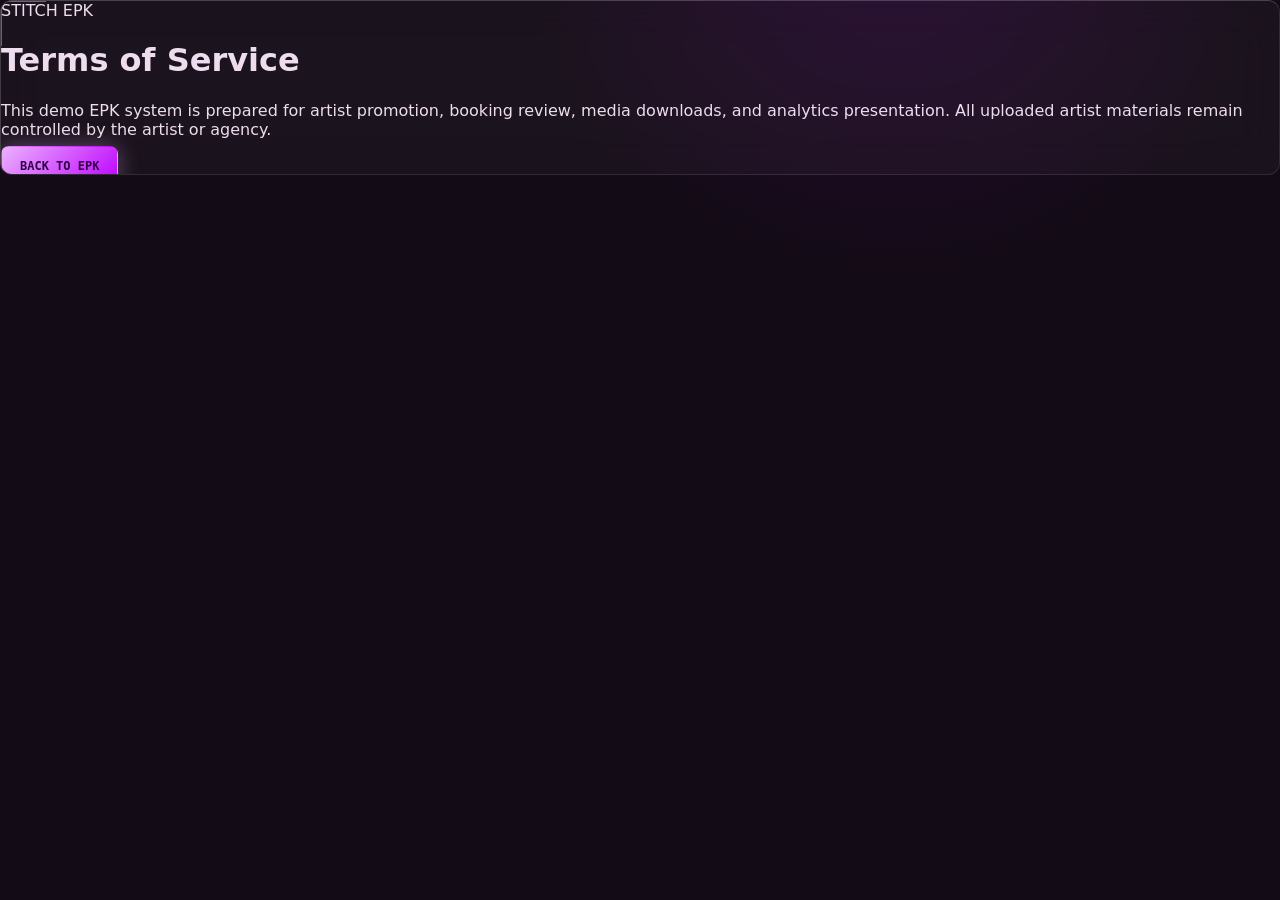
<file: pages/terms.html>
<!DOCTYPE html>
<html lang="en">
<head>
  <meta charset="UTF-8" />
  <meta name="viewport" content="width=device-width, initial-scale=1.0" />
  <title>STITCH EPK | Terms</title>
  <link rel="stylesheet" href="../css/style.css" />
</head>
<body>
  <main class="legal-page glass-card">
    <a href="../index.html" class="brand">STITCH EPK</a>
    <h1>Terms of Service</h1>
    <p>This demo EPK system is prepared for artist promotion, booking review, media downloads, and analytics presentation. All uploaded artist materials remain controlled by the artist or agency.</p>
    <a class="primary-btn" href="../index.html">Back to EPK</a>
  </main>
</body>
</html>
</file>
<file: css/style.css>
:root {
  color-scheme: dark;
  --bg: #130b16;
  --paper: #19101c;
  --deep: #050505;
  --surface: #211824;
  --surface-high: #302733;
  --line: rgba(255,255,255,.1);
  --line-strong: rgba(236,178,255,.35);
  --text: #eeddee;
  --muted: #d4c0d7;
  --primary: #ecb2ff;
  --purple: #bd00ff;
  --cyan: #00eefc;
  --cyan-soft: #7df4ff;
  --lime: #abd600;
  --error: #ffb4ab;
  --display: "Montserrat", system-ui, sans-serif;
  --body: "Hanken Grotesk", system-ui, sans-serif;
  --mono: "JetBrains Mono", monospace;
  --shadow: 0 0 60px rgba(0,0,0,.65);
  --image-hero: url("../assets/images/stitch-hero-male-dj.png");
  --image-profile: url("../assets/images/stitch-profile-female-dj.png");
}

* { box-sizing: border-box; }
html { scroll-behavior: smooth; }
body, button, input, textarea, a, p, h1, h2, h3, strong, small, span { overflow-wrap: anywhere; }
body {
  margin: 0;
  min-height: 100vh;
  background: radial-gradient(circle at 70% -10%, rgba(189,0,255,.12), transparent 28%), var(--bg);
  color: var(--text);
  font-family: var(--body);
  -webkit-font-smoothing: antialiased;
}
button, input, textarea { font: inherit; }
button { cursor: pointer; }
a { color: inherit; text-decoration: none; }

.topbar {
  position: fixed;
  inset: 0 0 auto;
  z-index: 60;
  height: 74px;
  display: grid;
  grid-template-columns: 250px 1fr auto;
  align-items: center;
  gap: 24px;
  padding: 0 32px;
  background: rgba(19,11,22,.88);
  border-bottom: 1px solid var(--line);
  box-shadow: 0 0 22px rgba(236,178,255,.15);
  backdrop-filter: blur(22px);
}
.brand-btn {
  border: 0;
  background: transparent;
  color: var(--primary);
  text-align: left;
  font: 400 27px/1.12 var(--display);
  letter-spacing: 0;
}
.topnav { display: flex; justify-content: center; gap: clamp(20px, 5vw, 68px); }
.topnav button, .mobile-menu button {
  border: 0;
  border-bottom: 2px solid transparent;
  background: transparent;
  color: var(--muted);
  padding: 9px 0;
  font: 700 13px var(--mono);
}
.topnav button:hover, .topnav button.active, .mobile-menu button:hover { color: var(--primary); border-color: var(--primary); }
.top-actions { display: flex; align-items: center; gap: 12px; }
.primary-btn, .secondary-btn {
  border: 1px solid transparent;
  border-radius: 8px;
  padding: 12px 18px;
  color: #320047;
  background: linear-gradient(135deg, var(--primary), var(--purple));
  font: 800 12px var(--mono);
  text-transform: uppercase;
  box-shadow: 0 0 22px rgba(236,178,255,.34);
}
.primary-btn:hover { filter: brightness(1.08); transform: translateY(-1px); }
.secondary-btn {
  color: var(--text);
  background: rgba(255,255,255,.075);
  border-color: var(--line);
  box-shadow: none;
}
.small { padding: 10px 16px; }
.locale-picker { position: relative; }
.locale-btn, .icon-btn, .menu-btn {
  min-width: 38px;
  height: 38px;
  border: 0;
  background: transparent;
  color: var(--muted);
  font: 700 12px var(--mono);
}
.icon-btn { font-size: 21px; }
.icon-btn:hover, .locale-btn:hover { color: var(--primary); }
.locale-menu {
  position: absolute;
  top: calc(100% + 10px);
  right: 0;
  z-index: 80;
  display: none;
  min-width: 168px;
  padding: 8px;
  border: 1px solid var(--line);
  border-radius: 10px;
  background: rgba(19,11,22,.96);
  box-shadow: var(--shadow);
  backdrop-filter: blur(22px);
}
.locale-picker.open .locale-menu { display: grid; gap: 4px; }
.locale-menu button {
  border: 0;
  border-radius: 7px;
  padding: 10px 12px;
  background: transparent;
  color: var(--muted);
  text-align: left;
  font: 700 12px var(--mono);
}
.locale-menu button:hover, .locale-menu button.active { background: rgba(236,178,255,.12); color: var(--primary); }
.menu-btn { display: none; position: relative; border: 1px solid var(--line); border-radius: 8px; }
.menu-btn span, .menu-btn::before, .menu-btn::after {
  content: "";
  position: absolute;
  left: 9px;
  right: 9px;
  height: 2px;
  background: var(--primary);
}
.menu-btn span { top: 17px; }
.menu-btn::before { top: 10px; }
.menu-btn::after { bottom: 10px; }
.mobile-menu {
  display: none;
  position: fixed;
  z-index: 58;
  top: 74px;
  left: 14px;
  right: 14px;
  padding: 16px;
  border: 1px solid var(--line);
  border-radius: 12px;
  background: rgba(19,11,22,.96);
  backdrop-filter: blur(22px);
}
.mobile-menu.open { display: grid; gap: 8px; }
.mobile-languages {
  display: grid;
  grid-template-columns: repeat(5, 1fr);
  gap: 8px;
  padding-top: 10px;
  border-top: 1px solid var(--line);
}
.mobile-languages button {
  border: 1px solid var(--line);
  border-radius: 8px;
  padding: 10px 0;
  background: rgba(255,255,255,.05);
}

.side-rail {
  position: fixed;
  z-index: 35;
  left: 0;
  top: 74px;
  bottom: 0;
  width: 274px;
  padding: 32px 0;
  background: rgba(14,7,17,.75);
  border-right: 1px solid rgba(255,255,255,.06);
  backdrop-filter: blur(20px);
}
.side-rail h2 { margin: 0 24px 32px; color: var(--primary); font: 800 21px var(--display); }
.side-rail h2 span { display: block; margin-top: 4px; color: var(--muted); font: 700 12px var(--body); }
.side-rail button {
  width: 100%;
  border: 0;
  border-right: 4px solid transparent;
  background: transparent;
  color: var(--muted);
  display: flex;
  align-items: center;
  gap: 14px;
  padding: 15px 26px;
  text-align: left;
  font-weight: 800;
}
.side-rail b { font: inherit; }
.side-rail button:hover, .side-rail button.active { background: rgba(189,0,255,.32); border-color: var(--primary); color: #fff; }
.side-rail button span { width: 22px; text-align: center; color: currentColor; }
.rail-new {
  margin-top: calc(100vh - 620px);
  margin-left: 24px;
  width: calc(100% - 48px) !important;
  justify-content: center;
  border-radius: 8px;
  background: rgba(255,255,255,.12) !important;
}
.rail-link { padding-top: 8px !important; padding-bottom: 8px !important; font-size: 12px; }

.app-shell { min-height: 100vh; padding: 105px 28px 64px 302px; }
.view { display: none; }
.view.active { display: block; animation: enter .35s ease both; }
@keyframes enter { from { opacity: 0; transform: translateY(16px); } to { opacity: 1; transform: none; } }

.a4-page {
  width: min(100%, 794px);
  min-height: 1123px;
  margin: 0 auto;
  position: relative;
  overflow: visible;
  background: var(--paper);
  box-shadow: var(--shadow);
}
.glass-card {
  position: relative;
  overflow: hidden;
  background: rgba(255,255,255,.035);
  border: 1px solid var(--line);
  border-top-color: rgba(255,255,255,.2);
  border-left-color: rgba(255,255,255,.18);
  border-radius: 12px;
  backdrop-filter: blur(20px);
}
.glass-card::before {
  content: "";
  position: absolute;
  inset: 0 auto auto 0;
  width: 44px;
  height: 44px;
  border-top: 1px solid rgba(236,178,255,.45);
  border-left: 1px solid rgba(236,178,255,.45);
  pointer-events: none;
}

.cover-page { display: flex; min-height: 1123px; flex-direction: column; background: #150b17; overflow: hidden; }
.hero-image, .hero-uploader, .preview-hero {
  background:
    linear-gradient(90deg, rgba(19,11,22,.95) 0 22%, rgba(19,11,22,.55) 48%, rgba(19,11,22,.2)),
    linear-gradient(0deg, #150b17 0 10%, transparent 42%),
    radial-gradient(circle at 73% 22%, rgba(255,255,255,.55) 0 4%, transparent 5%),
    radial-gradient(circle at 52% 42%, rgba(255,255,255,.18) 0 12%, transparent 13%),
    linear-gradient(115deg, #060606 0 30%, #252126 45%, #777 64%, #151016 82%),
    repeating-linear-gradient(90deg, rgba(255,255,255,.08) 0 2px, transparent 2px 86px),
    #111;
  background-size: cover;
  background-position: center;
  filter: grayscale(1);
}
.hero-uploader {
  background:
    linear-gradient(0deg, rgba(0,0,0,.82), transparent 70%),
    linear-gradient(180deg, rgba(0,0,0,.25), rgba(0,0,0,.6)),
    radial-gradient(ellipse at 48% 46%, rgba(255,255,255,.28), transparent 18%),
    linear-gradient(10deg, transparent 38%, rgba(255,255,255,.12) 39% 42%, transparent 43%),
    repeating-linear-gradient(0deg, #101010 0 12px, #191919 12px 16px),
    #111;
  background-size: cover;
  background-position: center;
}
.preview-hero {
  background:
    linear-gradient(90deg, rgba(19,11,22,.9), rgba(19,11,22,.35)),
    linear-gradient(0deg, #150b17 0 10%, transparent 48%),
    radial-gradient(circle at 73% 22%, rgba(255,255,255,.55) 0 4%, transparent 5%),
    radial-gradient(circle at 52% 42%, rgba(255,255,255,.18) 0 12%, transparent 13%),
    linear-gradient(115deg, #060606 0 30%, #252126 45%, #777 64%, #151016 82%),
    repeating-linear-gradient(90deg, rgba(255,255,255,.08) 0 2px, transparent 2px 86px),
    #111;
  background-size: cover;
  background-position: center;
}
.hero-image { position: absolute; inset: 116px 0 0; }
.hero-image::before, .preview-hero::before {
  content: "DJ";
  position: absolute;
  top: 15%;
  left: 48%;
  z-index: 1;
  padding: 10px 18px;
  border: 7px solid rgba(255,255,255,.13);
  color: rgba(255,255,255,.2);
  font: 800 82px var(--display);
  letter-spacing: 0;
}
.hero-image::after, .preview-hero::after {
  content: "";
  position: absolute;
  right: 0;
  bottom: 0;
  width: 45%;
  height: 36%;
  background:
    radial-gradient(circle at 22% 42%, rgba(255,255,255,.2) 0 10%, transparent 11%),
    radial-gradient(circle at 58% 42%, rgba(255,255,255,.16) 0 10%, transparent 11%),
    linear-gradient(90deg, rgba(255,255,255,.16), rgba(255,255,255,.03));
  clip-path: polygon(0 58%, 10% 28%, 35% 22%, 54% 42%, 82% 18%, 100% 45%, 100% 100%, 0 100%);
  opacity: .9;
}
.hero-overlay { position: absolute; inset: 116px 0 0; background: radial-gradient(circle at 55% 45%, transparent, rgba(0,0,0,.45)); }
.cover-content { position: relative; z-index: 2; margin-top: auto; padding: 210px 60px 92px; }
.kicker {
  display: flex;
  align-items: center;
  gap: 9px;
  margin: 0 0 20px;
  color: var(--primary);
  font: 800 12px var(--mono);
  letter-spacing: .12em;
  text-transform: uppercase;
}
.kicker span { width: 50px; height: 2px; background: currentColor; }
.cyan { color: var(--cyan-soft); }
.lime { color: var(--lime); }
.cover-content h1 {
  max-width: 720px;
  margin: 0 0 24px;
  color: #fff;
  font: 400 72px/1.06 var(--display);
}
.cover-content h1 strong {
  display: block;
  font-weight: 400;
  background: linear-gradient(90deg, var(--primary), var(--cyan-soft));
  -webkit-background-clip: text;
  color: transparent;
}
.lead { max-width: 570px; margin: 0 0 82px; color: var(--muted); font-size: 18px; line-height: 1.6; }
.feature-grid { display: grid; grid-template-columns: repeat(4, 1fr); gap: 24px; }
.feature-card {
  min-height: 200px;
  padding: 28px;
  color: var(--text);
  text-align: left;
}
.feature-card span { display: block; margin-bottom: 22px; color: var(--primary); font-size: 33px; }
.feature-card strong { display: block; font: 500 22px var(--body); }
.feature-card small { display: block; margin-top: 12px; color: var(--muted); font: 700 10px/1.65 var(--mono); text-transform: uppercase; }
.vertical-mark {
  position: absolute;
  z-index: 3;
  right: 150px;
  top: 536px;
  writing-mode: vertical-rl;
  letter-spacing: .55em;
  color: rgba(238,221,238,.28);
  font: 700 11px var(--mono);
}
.cover-footer {
  position: relative;
  z-index: 2;
  min-height: 106px;
  display: grid;
  grid-template-columns: 1.8fr repeat(4, auto);
  align-items: center;
  gap: 26px;
  padding: 26px 30px;
  border-top: 1px solid var(--line);
  background: rgba(19,11,22,.88);
}
.cover-footer strong { font: 400 22px var(--display); }
.cover-footer a, .cover-footer button, .doc-meta, .page-ref { color: var(--muted); font: 700 11px var(--mono); }
.cover-footer button { border: 0; background: transparent; padding: 0; }
.status-dot { color: var(--lime) !important; }
.status-dot::before { content: ""; display: inline-block; width: 8px; height: 8px; margin-right: 7px; border-radius: 50%; background: var(--lime); box-shadow: 0 0 12px rgba(171,214,0,.6); }

.page-head {
  display: flex;
  justify-content: space-between;
  gap: 24px;
  padding: 48px 48px 28px;
}
.page-head h2 { margin: 0; font: 800 37px/1.14 var(--display); color: var(--text); text-transform: uppercase; }
.page-head p:not(.kicker), .page-ref { color: var(--muted); }
.page-ref { text-align: right; text-transform: uppercase; }
.page-ref span { color: var(--primary); }
.dashboard-page, .editor-page, .media-page, .report-page { padding-bottom: 44px; }
.dashboard-grid { display: grid; grid-template-columns: minmax(0, 1.42fr) minmax(0, 1fr); gap: 24px; padding: 16px 48px 0; }
.panel-card, .chart-card, .activity-card, .collection-card, .form-card, .progress-card { padding: 24px; }
.card-title { display: flex; justify-content: space-between; align-items: start; gap: 12px; margin-bottom: 18px; }
h3 { margin: 0 0 18px; font: 800 24px var(--display); }
.card-title button { border: 0; border-radius: 999px; padding: 8px 18px; background: rgba(236,178,255,.13); color: var(--primary); font: 700 11px var(--mono); }
.row-stack, .item-list, .activity-feed, .compact-list, .link-stack { display: grid; gap: 12px; }
.epk-row, .list-item, .activity-item, .region-row {
  display: grid;
  grid-template-columns: auto 1fr auto;
  gap: 14px;
  align-items: center;
  padding: 14px;
  border: 1px solid rgba(255,255,255,.07);
  border-radius: 8px;
  background: rgba(255,255,255,.055);
}
.epk-row > *, .list-item > *, .activity-item > *, .region-row > * { min-width: 0; }
.epk-row i { width: 46px; height: 46px; display: grid; place-items: center; border: 1px solid var(--line-strong); border-radius: 6px; color: var(--primary); font-style: normal; }
.epk-row p, .activity-item small { margin: 4px 0 0; color: var(--muted); font: 700 11px var(--mono); }
.row-actions { display: flex; flex-wrap: wrap; gap: 6px; justify-content: flex-end; }
.mini-btn { border: 1px solid var(--line); border-radius: 6px; background: rgba(255,255,255,.06); color: var(--text); padding: 7px 9px; font: 700 11px var(--mono); }
.danger { color: var(--error); }
.focus-photo {
  position: relative;
  min-height: 248px;
  border: 1px solid var(--line);
  border-radius: 12px;
  overflow: hidden;
  display: flex;
  align-items: end;
  padding: 22px;
  background:
    linear-gradient(0deg, rgba(0,0,0,.85), transparent 60%),
    radial-gradient(circle at 50% 0, rgba(255,255,255,.9), transparent 16%),
    repeating-conic-gradient(from 0deg at 50% 16%, rgba(255,255,255,.22) 0 5deg, transparent 5deg 14deg),
    linear-gradient(180deg, #202020, #060606),
    #090909;
  background-size: cover;
  background-position: center;
  filter: grayscale(1);
}
.focus-photo::before {
  content: "";
  position: absolute;
  inset: 0;
  background:
    radial-gradient(circle at 50% 10%, rgba(255,255,255,.55), transparent 14%),
    linear-gradient(110deg, transparent 35%, rgba(255,255,255,.18) 36% 39%, transparent 40%),
    linear-gradient(250deg, transparent 45%, rgba(255,255,255,.12) 46% 49%, transparent 50%);
  pointer-events: none;
}
.focus-photo > div { position: relative; z-index: 1; }
.focus-photo p { margin: 0; color: var(--primary); font: 800 11px var(--mono); text-transform: uppercase; }
.chart-card { min-height: 520px; }
.bar-chart { height: 236px; display: grid; grid-template-columns: repeat(6, 1fr); gap: 10px; align-items: end; margin-top: 80px; }
.bar { display: grid; align-content: end; gap: 5px; height: 100%; }
.bar span, .bar b { display: block; border-radius: 5px 5px 0 0; background: var(--primary); }
.bar b { background: var(--cyan-soft); }
.bar small { margin-top: 12px; color: var(--muted); text-align: center; font: 700 10px var(--mono); }
.card-title i, .card-title b { display: inline-block; width: 9px; height: 9px; margin: 0 4px; border-radius: 50%; background: var(--primary); }
.card-title b { background: var(--cyan-soft); }
.activity-card { min-height: 520px; }
.activity-item { grid-template-columns: 38px 1fr; }
.activity-item span { width: 36px; height: 36px; display: grid; place-items: center; border-radius: 50%; background: rgba(236,178,255,.12); color: var(--primary); }
.radar-btn { display: block; width: 76px; height: 76px; margin: 34px auto 0; border: 1px solid var(--line-strong); border-radius: 50%; background: transparent; color: var(--primary); font-size: 30px; animation: pulse 2.2s infinite; }
@keyframes pulse { 50% { box-shadow: 0 0 0 18px rgba(236,178,255,.05); } }
.doc-meta { display: flex; justify-content: space-between; gap: 14px; margin: 38px 48px 0; padding-top: 28px; border-top: 1px solid var(--line); }

.hero-uploader, .preview-hero { min-height: 330px; margin: 0 48px 30px; border-radius: 8px; position: relative; overflow: hidden; }
.upload-control { position: absolute; right: 18px; top: 18px; z-index: 3; padding: 9px 12px; border-radius: 8px; background: rgba(0,0,0,.65); color: #fff; font: 700 11px var(--mono); }
.upload-control input { display: none; }
.status-chip { position: absolute; left: 24px; bottom: 24px; display: inline-flex; padding: 8px 13px; border-radius: 999px; border: 1px solid var(--lime); background: rgba(171,214,0,.14); color: var(--lime); font: 800 11px var(--mono); text-transform: uppercase; }
.editor-grid { display: grid; grid-template-columns: minmax(0, 1.42fr) minmax(0, 1fr); gap: 24px; padding: 0 48px; }
label { display: grid; gap: 8px; margin-bottom: 16px; color: var(--muted); font: 800 11px var(--mono); text-transform: uppercase; }
input, textarea {
  width: 100%;
  border: 1px solid var(--line);
  border-radius: 8px;
  padding: 12px 13px;
  background: rgba(255,255,255,.06);
  color: var(--text);
  outline: none;
  text-transform: none;
}
textarea { resize: vertical; }
input:focus, textarea:focus { border-color: var(--primary); box-shadow: 0 0 0 3px rgba(236,178,255,.12); }
.two-col { display: grid; grid-template-columns: minmax(0, 1fr) minmax(0, 1fr); gap: 14px; }
.rider-card {
  display: flex;
  flex-direction: column;
  align-items: stretch;
  border-left: 4px solid var(--lime);
  text-align: center;
}
.rider-card h3 { color: var(--lime); text-align: center; }
.rider-card .item-list {
  width: min(100%, 310px);
  margin: 0 auto 14px;
}
.rider-card .list-item {
  grid-template-columns: 1fr;
  text-align: center;
}
.rider-card .row-actions {
  justify-content: center;
}
.rider-card > .secondary-btn {
  align-self: center;
  width: min(100%, 310px);
}
.progress { height: 8px; overflow: hidden; border-radius: 999px; background: rgba(255,255,255,.12); }
.progress span { display: block; height: 100%; background: linear-gradient(90deg, var(--primary), var(--purple)); box-shadow: 0 0 16px rgba(236,178,255,.45); }
.button-row { display: grid; grid-template-columns: 1fr 1fr; gap: 10px; margin-top: 20px; }
.wide { width: 100%; }
.error-box { color: var(--error); font: 700 11px var(--mono); min-height: 16px; }

.media-grid { display: grid; grid-template-columns: minmax(0, 1fr) minmax(0, 1fr); gap: 24px; padding: 0 48px; }
.collection-card.wide { grid-column: 1 / -1; }
.tiles { grid-template-columns: repeat(2, 1fr); }
.tiles .list-item { grid-template-columns: 74px 1fr auto; min-height: 104px; background: linear-gradient(145deg, rgba(236,178,255,.1), rgba(0,238,252,.04)); }
.thumb {
  display: block;
  width: 74px;
  height: 74px;
  border: 1px solid rgba(255,255,255,.16);
  border-radius: 8px;
  background:
    linear-gradient(0deg, rgba(0,0,0,.55), transparent 60%),
    radial-gradient(circle at 65% 20%, rgba(255,255,255,.65), transparent 16%),
    linear-gradient(130deg, #0b0b0c 0 34%, #5b5361 55%, #141016 82%);
  filter: grayscale(1);
  box-shadow: inset 0 0 30px rgba(236,178,255,.12);
}
.list-item div strong { display: block; }
.list-item div small { display: block; margin-top: 4px; color: var(--muted); line-height: 1.45; }

.preview-page { padding: 44px 48px; }
.preview-header, .report-head { display: flex; justify-content: space-between; gap: 22px; padding-bottom: 24px; border-bottom: 1px solid var(--line); }
.preview-header p, .report-head h2 { margin: 0; color: var(--primary); font: 800 15px var(--display); text-transform: uppercase; }
.preview-header h2 { margin: 8px 0; font: 800 48px var(--display); text-transform: uppercase; }
.preview-header span { color: var(--cyan-soft); font: 800 12px var(--mono); text-transform: uppercase; }
.preview-hero { margin: 28px 0; }
.preview-bio { padding: 24px; margin-bottom: 24px; }
.preview-bio p { color: var(--muted); line-height: 1.65; }
.preview-grid { display: grid; grid-template-columns: minmax(0, 1fr) minmax(0, 1fr); gap: 18px; }
.preview-grid .glass-card { padding: 20px; }
.preview-grid .wide { grid-column: 1 / -1; }
.preview-grid h3 { font-size: 18px; color: var(--primary); }

.report-page { padding: 48px; }
.report-head p { color: var(--muted); font: 700 12px var(--mono); text-transform: uppercase; }
.report-head span { padding: 5px 12px; border-radius: 999px; background: var(--lime); color: #283500; }
.report-head strong { text-align: right; font: 800 24px var(--display); }
.report-head small { color: var(--muted); font: 700 11px var(--mono); }
.metric-grid { display: grid; grid-template-columns: repeat(4, minmax(0, 1fr)); gap: 22px; margin: 34px 0; }
.metric { padding: 22px; min-height: 130px; }
.metric span { color: var(--muted); font: 800 10px var(--mono); text-transform: uppercase; }
.metric strong { display: block; margin: 10px 0; color: var(--primary); font: 800 31px var(--display); }
.metric em { color: var(--lime); font: 800 11px var(--mono); font-style: normal; }
.cyan-text { color: var(--cyan) !important; }
.lime-text { color: var(--lime) !important; }
.down { color: var(--error) !important; }
.growth-section h3, .geo-grid h3 { font-size: 24px; }
.growth-card {
  height: 312px;
  padding: 18px;
  background:
    radial-gradient(circle at 22% 24%, rgba(125,244,255,.22), transparent 15%),
    radial-gradient(circle at 74% 62%, rgba(236,178,255,.2), transparent 18%),
    linear-gradient(135deg, rgba(189,0,255,.22), rgba(0,238,252,.1)),
    repeating-linear-gradient(90deg, rgba(125,244,255,.08) 0 1px, transparent 1px 54px),
    #111621;
  background-size: cover;
  background-position: center;
}
.growth-card svg { width: 100%; height: 100%; }
.growth-card path { fill: none; stroke: var(--primary); stroke-width: 6; filter: drop-shadow(0 0 8px rgba(236,178,255,.4)); }
.growth-card .cyan-line { stroke: var(--cyan-soft); }
.growth-card span, .growth-card b { position: absolute; right: 26px; top: 24px; font: 700 12px var(--mono); }
.growth-card b { top: 45px; color: var(--cyan-soft); }
.geo-grid { display: grid; grid-template-columns: minmax(0, 2fr) minmax(0, .9fr); gap: 24px; margin-top: 30px; }
.map-card {
  min-height: 330px;
  padding: 22px;
  background:
    radial-gradient(circle at 18% 58%, rgba(0,238,252,.58) 0 3px, transparent 4px),
    radial-gradient(circle at 48% 44%, rgba(0,238,252,.58) 0 3px, transparent 4px),
    radial-gradient(circle at 70% 52%, rgba(0,238,252,.58) 0 3px, transparent 4px),
    radial-gradient(circle at 86% 68%, rgba(0,238,252,.58) 0 3px, transparent 4px),
    linear-gradient(20deg, transparent 20%, rgba(125,244,255,.18) 21% 22%, transparent 23%),
    linear-gradient(145deg, rgba(189,0,255,.2), rgba(0,238,252,.08));
  background-size: cover;
  background-position: center;
}
.map-card span { display: block; text-align: center; color: var(--cyan-soft); font: 800 16px var(--mono); text-transform: uppercase; }
.map-points { height: 210px; margin-top: 22px; background: radial-gradient(circle at 18% 58%, var(--cyan) 0 3px, transparent 4px), radial-gradient(circle at 48% 44%, var(--cyan) 0 3px, transparent 4px), radial-gradient(circle at 70% 52%, var(--cyan) 0 3px, transparent 4px), radial-gradient(circle at 86% 68%, var(--cyan) 0 3px, transparent 4px), radial-gradient(circle at 38% 68%, var(--cyan) 0 3px, transparent 4px); opacity: .9; }
.map-card p { display: flex; gap: 16px; margin: 0; }
.map-card b { padding: 12px 18px; border: 1px solid var(--line); border-radius: 7px; background: rgba(19,11,22,.78); color: var(--primary); }
.regions { display: grid; gap: 10px; }
.region-row { grid-template-columns: auto 1fr auto; }
.insight { margin-top: 18px; padding: 20px; border-color: rgba(171,214,0,.35); }
.insight strong { color: var(--lime); font: 800 12px var(--mono); text-transform: uppercase; }
.report-footer { display: flex; justify-content: space-between; gap: 18px; margin-top: 34px; padding-top: 24px; border-top: 1px solid var(--line); color: var(--muted); font: 700 10px var(--mono); text-transform: uppercase; }
.report-footer button { border: 1px solid var(--line); border-radius: 8px; background: rgba(255,255,255,.06); color: var(--text); padding: 9px 14px; }

.modal {
  width: min(440px, calc(100% - 32px));
  max-height: calc(100vh - 32px);
  overflow: auto;
  border: 1px solid var(--line-strong);
  border-radius: 14px;
  background: rgba(19,11,22,.96);
  color: var(--text);
  padding: 24px;
  box-shadow: var(--shadow);
}
.modal::backdrop { background: rgba(0,0,0,.55); backdrop-filter: blur(3px); }
.modal menu { display: flex; justify-content: end; gap: 10px; padding: 0; margin: 20px 0 0; }
.toast {
  position: fixed;
  right: 22px;
  bottom: 22px;
  z-index: 90;
  max-width: 340px;
  padding: 14px 18px;
  border: 1px solid var(--line-strong);
  border-radius: 10px;
  background: rgba(19,11,22,.94);
  color: var(--text);
  font: 700 12px var(--mono);
  opacity: 0;
  transform: translateY(14px);
  pointer-events: none;
  transition: .2s ease;
}
.toast.show { opacity: 1; transform: none; }

/* Real Stitch image integration. These rules intentionally override older CSS-only
   visual fallbacks so every visual area uses local image assets from the ZIP. */
.hero-image,
.preview-hero {
  background-image: var(--image-hero);
  background-size: cover;
  background-position: center top;
  filter: grayscale(1) contrast(1.08);
}

.hero-uploader {
  background-image: var(--image-profile);
  background-size: cover;
  background-position: center 42%;
  filter: grayscale(1) contrast(1.08);
}

.focus-photo,
.growth-card,
.map-card {
  background-image: var(--image-profile);
  background-size: cover;
  background-position: center;
  filter: grayscale(1) contrast(1.08);
}

.growth-card,
.map-card {
  isolation: isolate;
}

.growth-card::before,
.map-card::before {
  content: "";
  position: absolute;
  inset: 0;
  z-index: 0;
  background: rgba(19, 11, 22, .62);
  border: 0;
  width: auto;
  height: auto;
  pointer-events: none;
}

.growth-card > *,
.map-card > * {
  position: relative;
  z-index: 1;
}

.hero-image::before,
.hero-image::after,
.preview-hero::before,
.preview-hero::after,
.focus-photo::before {
  display: none;
}

.photo-item .thumb {
  background-image: var(--image-profile);
  background-size: cover;
  background-position: center;
}

.photo-item:nth-child(even) .thumb {
  background-image: var(--image-hero);
  background-position: center top;
}

.feature-card:nth-child(2),
.feature-card:nth-child(4) {
  background-image: var(--image-profile);
  background-size: cover;
  background-position: center;
}

.feature-card:nth-child(2)::before,
.feature-card:nth-child(4)::before {
  background: rgba(19, 11, 22, .72);
  width: 100%;
  height: 100%;
  border: 0;
}

.feature-card > * {
  position: relative;
  z-index: 1;
}

@media (max-width: 1120px) {
  .topbar { grid-template-columns: auto 1fr auto; }
  .side-rail { position: static; width: 100%; height: auto; display: flex; overflow-x: auto; padding: 86px 12px 12px; }
  .side-rail h2, .rail-link { display: none !important; }
  .side-rail button { width: auto; white-space: nowrap; border-right: 0; border-bottom: 3px solid transparent; }
  .rail-new { margin: 0; width: auto !important; }
  .app-shell { padding: 24px 16px 52px; }
  .metric-grid { grid-template-columns: repeat(2, minmax(0, 1fr)); }
}

@media (max-width: 760px) {
  .topbar { height: 66px; grid-template-columns: 1fr auto; padding: 0 14px; }
  .brand-btn { font-size: 19px; }
  .topnav, .locale-picker, .icon-btn { display: none; }
  .menu-btn { display: inline-block; }
  .mobile-menu { top: 66px; }
  .side-rail { display: none; }
  .app-shell { padding-top: 86px; }
  .a4-page { min-height: auto; }
  .hero-image, .hero-overlay { inset: 72px 0 0; }
  .cover-content { padding: 155px 22px 40px; }
  .cover-content h1 { font-size: 46px; }
  .lead { margin-bottom: 38px; }
  .feature-grid, .dashboard-grid, .editor-grid, .media-grid, .preview-grid, .metric-grid, .geo-grid, .cover-footer { grid-template-columns: 1fr; }
  .feature-card { min-height: 150px; }
  .vertical-mark { display: none; }
  .page-head, .preview-header, .report-head, .doc-meta, .report-footer { flex-direction: column; }
  .page-head, .dashboard-grid, .editor-grid, .media-grid, .report-page, .preview-page { padding-left: 22px; padding-right: 22px; }
  .hero-uploader { margin-left: 22px; margin-right: 22px; min-height: 230px; }
  .two-col, .tiles { grid-template-columns: 1fr; }
  .tiles .list-item { grid-template-columns: 58px 1fr; }
  .tiles .row-actions { grid-column: 1 / -1; }
  .thumb { width: 58px; height: 58px; }
  .preview-header h2 { font-size: 34px; }
  .chart-card, .activity-card { min-height: auto; }
  .bar-chart { margin-top: 34px; }
  .doc-meta { margin-left: 22px; margin-right: 22px; }
}

@media print {
  @page { size: A4; margin: 0; }
  body { background: #fff; }
  .no-print, .topbar, .side-rail, .mobile-menu, .toast { display: none !important; }
  .app-shell { padding: 0; }
  .view { display: none !important; }
  .view.printing, .view.active { display: block !important; }
  .a4-page { width: 210mm; min-height: 297mm; margin: 0; box-shadow: none; print-color-adjust: exact; -webkit-print-color-adjust: exact; }
}
</file>
